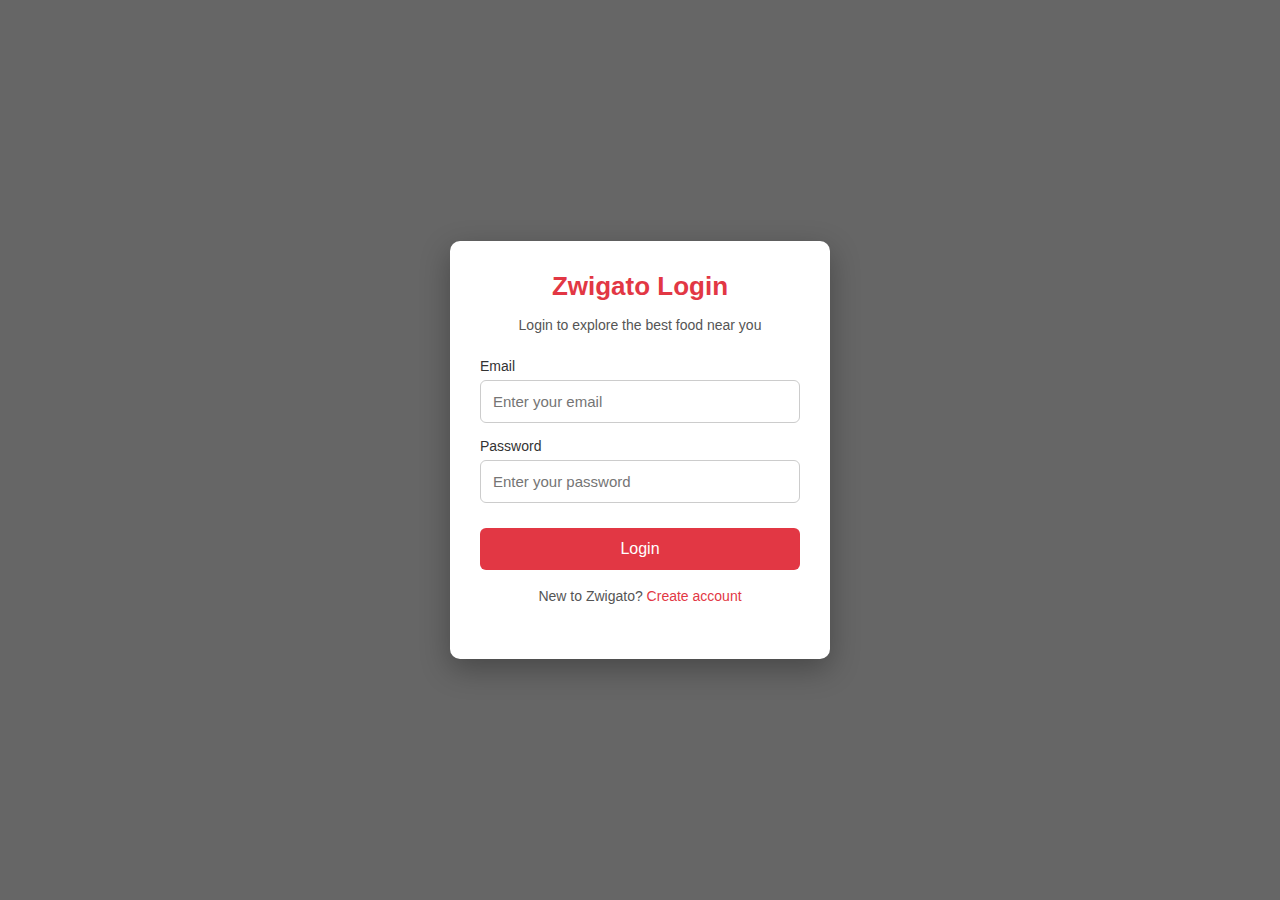
<file: login.html>
<!DOCTYPE html>
<html lang="en">
<head>
    <meta charset="UTF-8">
      <link rel="icon" href="https://play-lh.googleusercontent.com/B6oKu4AfnQoO08nEeju_dAjx8N1mhsJWiBlhU31F_aOfRmMJNaBPGP3pE8hFkZOi9g=w240-h480-rw">

    <meta name="viewport" content="width=device-width, initial-scale=1.0">
    <title>Zwigato | Login</title>

    <style>
        * {
            margin: 0;
            padding: 0;
            box-sizing: border-box;
            font-family: Arial, Helvetica, sans-serif;
        }

        body {
            min-height: 100vh;
            background: linear-gradient(
                rgba(0, 0, 0, 0.6),
                rgba(0, 0, 0, 0.6)
            ),
            url("https://images.unsplash.com/photo-1504674900247-0877df9cc836")
            no-repeat center/cover;

            display: flex;
            justify-content: center;
            align-items: center;
            padding: 20px;
        }

        .login-box {
            background-color: #ffffff;
            width: 100%;
            max-width: 360px;
            padding: 30px;
            border-radius: 10px;
            box-shadow: 0 10px 30px rgba(0, 0, 0, 0.3);
        }

        .login-box h2 {
            text-align: center;
            margin-bottom: 15px;
            color: #e23744;
            font-size: 26px;
        }

        .login-box p {
            text-align: center;
            font-size: 14px;
            color: #555;
            margin-bottom: 25px;
        }

        .input-box {
            margin-bottom: 15px;
        }

        .input-box label {
            display: block;
            font-size: 14px;
            margin-bottom: 6px;
            color: #333;
        }

        .input-box input {
            width: 100%;
            padding: 12px;
            border-radius: 6px;
            border: 1px solid #ccc;
            outline: none;
            font-size: 15px;
        }

        .input-box input:focus {
            border-color: #e23744;
        }

        .login-btn {
            width: 100%;
            padding: 12px;
            background-color: #e23744;
            color: white;
            border: none;
            border-radius: 6px;
            font-size: 16px;
            cursor: pointer;
            margin-top: 10px;
        }

        .login-btn:hover {
            background-color: #c91f2f;
        }

        .extra-links {
            text-align: center;
            margin-top: 18px;
            font-size: 14px;
        }

        .extra-links a {
            color: #e23744;
            text-decoration: none;
        }

        .extra-links a:hover {
            text-decoration: underline;
        }

        @media (max-width: 480px) {
            .login-box {
                padding: 22px;
            }

            .login-box h2 {
                font-size: 22px;
            }

            .login-box p {
                font-size: 13px;
            }
        }

        @media (min-width: 900px) {
            .login-box {
                max-width: 380px;
            }
        }
    </style>
</head>
<body>

    <div class="login-box">
        <h2>Zwigato Login</h2>
        <p>Login to explore the best food near you</p>

        <form>
            <div class="input-box">
                <label>Email</label>
                <input type="email" placeholder="Enter your email">
            </div>

            <div class="input-box">
                <label>Password</label>
                <input type="password" placeholder="Enter your password">
            </div>

            <button class="login-btn">Login</button>
        </form>

        <div class="extra-links">
            <p>New to Zwigato? <a href="./cart.html">Create account</a></p>
        </div>
    </div>

</body>
</html>
</file>
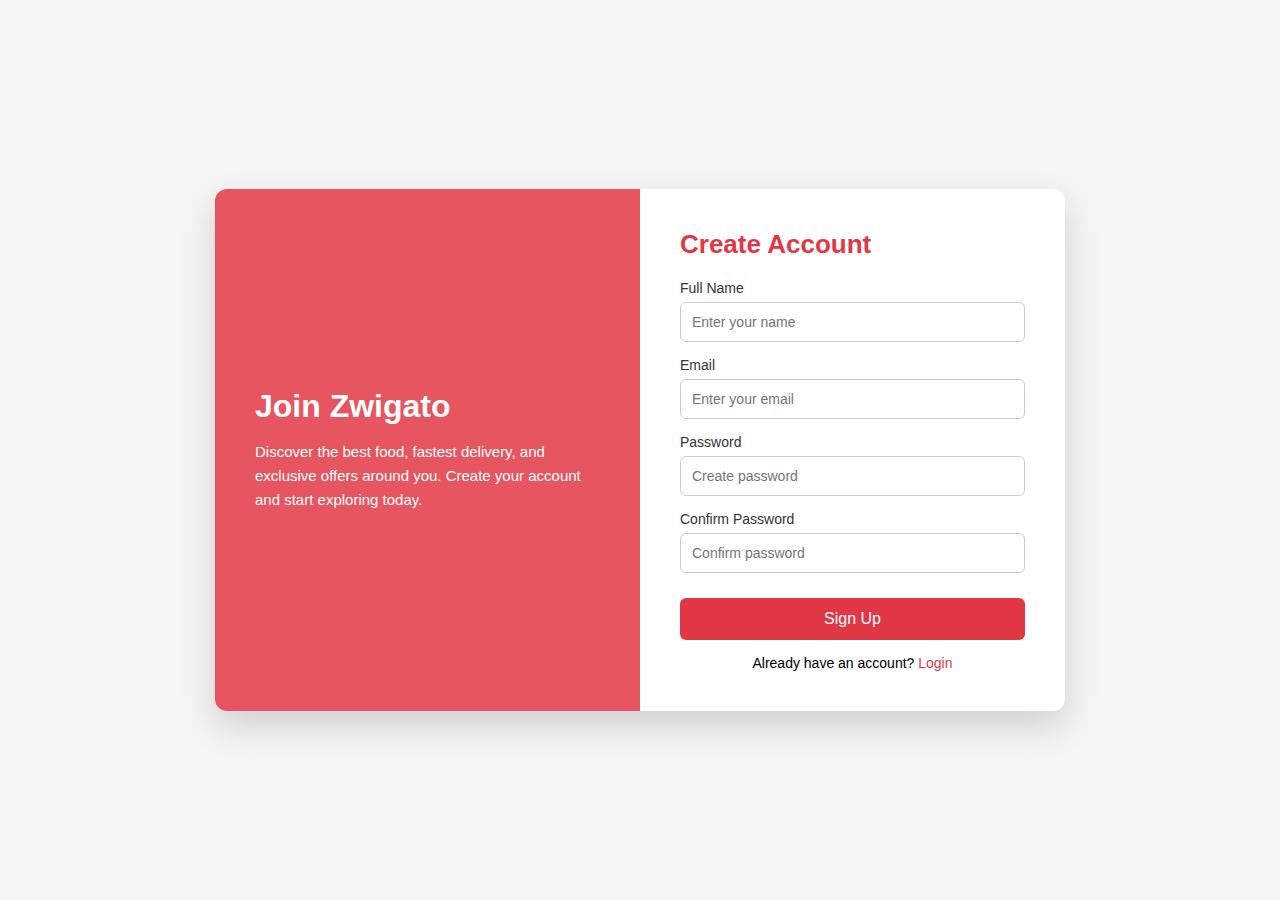
<file: signup.html>
<!DOCTYPE html>
<html lang="en">
<head>
    <meta charset="UTF-8">
      <link rel="icon" href="https://play-lh.googleusercontent.com/B6oKu4AfnQoO08nEeju_dAjx8N1mhsJWiBlhU31F_aOfRmMJNaBPGP3pE8hFkZOi9g=w240-h480-rw">
    <meta name="viewport" content="width=device-width, initial-scale=1.0">
    <title>Zwigato | Sign Up</title>

    <style>
        * {
            margin: 0;
            padding: 0;
            box-sizing: border-box;
            font-family: Arial, Helvetica, sans-serif;
        }

        body {
            min-height: 100vh;
            background: #f5f5f5;
            display: flex;
            justify-content: center;
            align-items: center;
            padding: 20px;
        }

        .signup-container {
            display: flex;
            max-width: 850px;
            width: 100%;
            background: white;
            border-radius: 12px;
            overflow: hidden;
            box-shadow: 0 15px 35px rgba(0, 0, 0, 0.15);
        }

        /* Left Image Section */
        .signup-image {
            width: 50%;
            background: linear-gradient(
                rgba(226, 55, 68, 0.85),
                rgba(226, 55, 68, 0.85)
            ),
            url("https://images.unsplash.com/photo-1540189549336-e6e99c3679fe")
            center/cover;
            color: white;
            padding: 40px;
            display: flex;
            flex-direction: column;
            justify-content: center;
        }

        .signup-image h2 {
            font-size: 32px;
            margin-bottom: 15px;
        }

        .signup-image p {
            font-size: 15px;
            line-height: 1.6;
        }

        /* Right Form Section */
        .signup-form {
            width: 50%;
            padding: 40px;
        }

        .signup-form h2 {
            color: #e23744;
            margin-bottom: 20px;
            font-size: 26px;
        }

        .input-box {
            margin-bottom: 15px;
        }

        .input-box label {
            display: block;
            font-size: 14px;
            margin-bottom: 6px;
            color: #333;
        }

        .input-box input {
            width: 100%;
            padding: 11px;
            border-radius: 6px;
            border: 1px solid #ccc;
            font-size: 14px;
            outline: none;
        }

        .input-box input:focus {
            border-color: #e23744;
        }

        .signup-btn {
            width: 100%;
            padding: 12px;
            background-color: #e23744;
            color: white;
            border: none;
            border-radius: 6px;
            font-size: 16px;
            cursor: pointer;
            margin-top: 10px;
        }

        .signup-btn:hover {
            background-color: #c91f2f;
        }

        .login-link {
            text-align: center;
            margin-top: 15px;
            font-size: 14px;
        }

        .login-link a {
            color: #e23744;
            text-decoration: none;
        }

        .login-link a:hover {
            text-decoration: underline;
        }

        /* 📱 Responsive Design */
        @media (max-width: 768px) {
            .signup-container {
                flex-direction: column;
            }

            .signup-image,
            .signup-form {
                width: 100%;
            }

            .signup-image {
                padding: 30px;
                text-align: center;
            }

            .signup-image h2 {
                font-size: 26px;
            }
        }

        @media (max-width: 480px) {
            .signup-form {
                padding: 25px;
            }

            .signup-form h2 {
                font-size: 22px;
            }
        }
    </style>
</head>
<body>

    <div class="signup-container">

        <div class="signup-image">
            <h2>Join Zwigato</h2>
            <p>
                Discover the best food, fastest delivery, and exclusive offers
                around you. Create your account and start exploring today.
            </p>
        </div>
        <div class="signup-form">
            <h2>Create Account</h2>

            <form>
                <div class="input-box">
                    <label>Full Name</label>
                    <input type="text" placeholder="Enter your name">
                </div>

                <div class="input-box">
                    <label>Email</label>
                    <input type="email" placeholder="Enter your email">
                </div>

                <div class="input-box">
                    <label>Password</label>
                    <input type="password" placeholder="Create password">
                </div>

                <div class="input-box">
                    <label>Confirm Password</label>
                    <input type="password" placeholder="Confirm password">
                </div>

                <button class="signup-btn">Sign Up</button>
            </form>

            <div class="login-link">
                <p>Already have an account? <a href="login.html">Login</a></p>
            </div>
        </div>

    </div>

</body>
</html>
</file>
